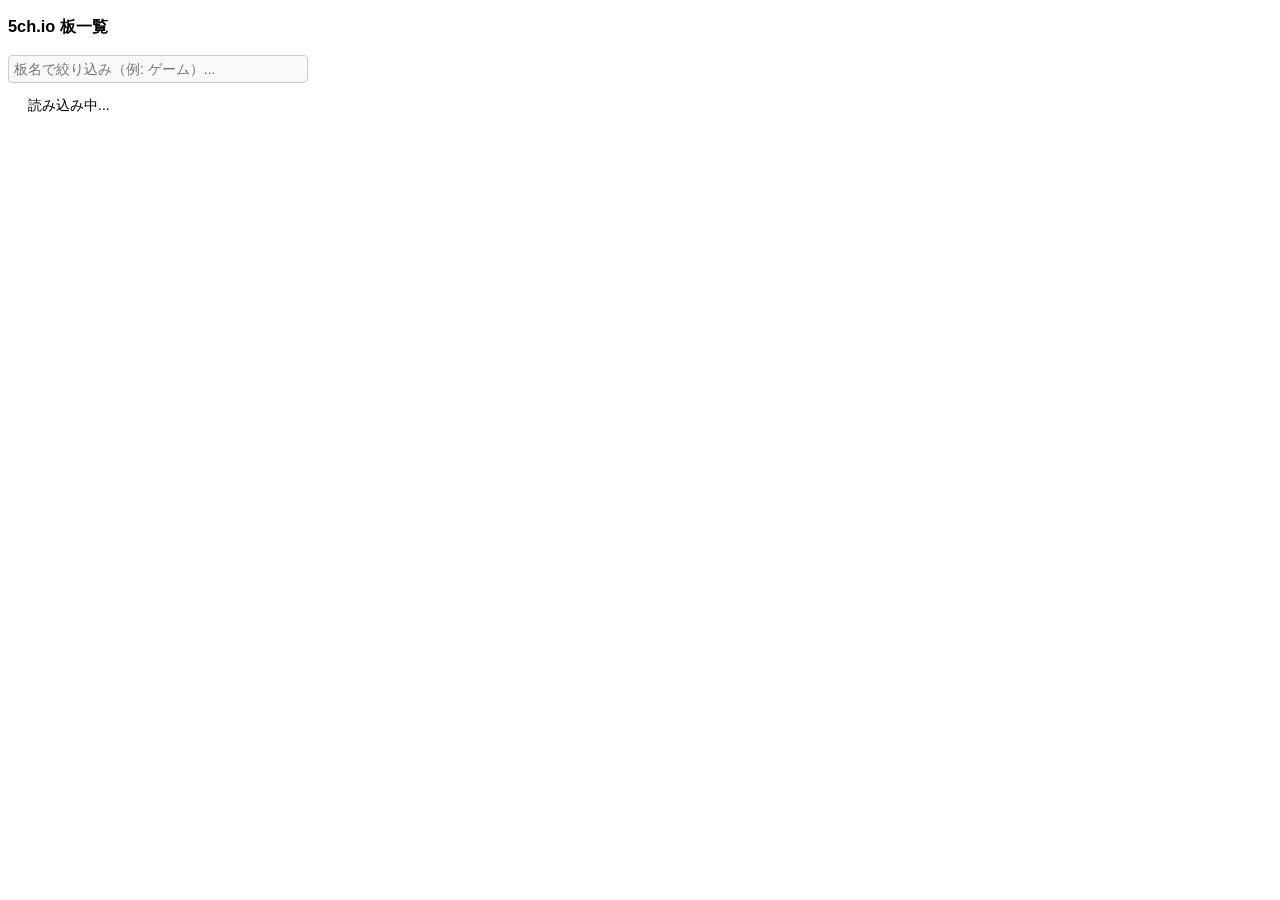
<file: 5ch.ioViewer/index.html>
<!DOCTYPE html>
<html lang="ja">
<head>
    <meta charset="UTF-8">
    <title>5ch.io Viewer</title>
    <style>
        body { width: 300px; font-family: sans-serif; font-size: 14px; }
        ul { padding-left: 20px; }
        #back-btn { margin-bottom: 10px; padding: 5px 10px; cursor: pointer; }
        
        /* 特設エリアデザイン */
        #fav-boards-section { background: #fff9e6; padding: 10px; margin-bottom: 10px; border-radius: 5px; border: 1px solid #ffe0b2; }
        #fav-boards-list { margin: 0; padding-left: 20px; }
        #fav-threads-section { background: #e0f2f1; padding: 10px; margin-bottom: 10px; border-radius: 5px; border: 1px solid #b2dfdb; }
        #fav-threads-list { margin: 0; padding-left: 20px; }
        #history-section { background: #f0f0f0; padding: 10px; margin-bottom: 10px; border-radius: 5px; border: 1px solid #e0e0e0; }
        #history-list { margin: 0; padding-left: 20px; }

        /* 検索とソートのデザイン */
        #board-search-container { margin-bottom: 10px; }
        /* ★【今日の一撃】横幅を 93% から 100% にして、box-sizing を指定することで、枠線がはみ出さないように綺麗にフィットさせます */
        #board-search-input { width: 100%; padding: 5px; font-size: 14px; background-color: #f9f9f9; border: 1px solid #ccc; border-radius: 4px; box-sizing: border-box; }

        #search-container { margin-bottom: 5px; }
        /* ★【今日の一撃】スレッド検索窓も同様に綺麗にフィットさせます */
        #search-input { width: 100%; padding: 5px; font-size: 14px; box-sizing: border-box; }
        
        #sort-container { margin-bottom: 10px; display: flex; gap: 5px; }
        .sort-btn { flex: 1; padding: 4px; font-size: 12px; cursor: pointer; }

        .list-item-container { display: flex; justify-content: space-between; align-items: center; margin-bottom: 4px; }
        .fav-btn { cursor: pointer; font-size: 16px; color: #ffa000; user-select: none; padding-left: 5px; }
    </style>
</head>
<body>
    <h3>5ch.io 板一覧</h3>
    
    <div id="fav-boards-section" style="display: none;">
        <strong>★ お気に入り板</strong>
        <ul id="fav-boards-list"></ul>
    </div>
    <div id="fav-threads-section" style="display: none;">
        <strong>★ お気に入りスレッド</strong>
        <ul id="fav-threads-list"></ul>
    </div>
    <div id="history-section" style="display: none;">
        <strong>最近見たスレッド</strong>
        <ul id="history-list"></ul>
    </div>

    <button id="back-btn" style="display: none;">← 板一覧に戻る</button>

    <div id="board-search-container">
        <input type="search" id="board-search-input" placeholder="板名で絞り込み（例: ゲーム）...">
    </div>

    <div id="search-container" style="display: none;">
        <input type="search" id="search-input" placeholder="スレッド名で絞り込み...">
    </div>

    <div id="sort-container" style="display: none;">
        <button id="sort-default-btn" class="sort-btn" disabled>標準順</button>
        <button id="sort-momentum-btn" class="sort-btn">勢い順 🔥</button>
    </div>

    <ul id="bbs-list">読み込み中...</ul>

    <script src="script.js"></script>
</body>
</html>
</file>
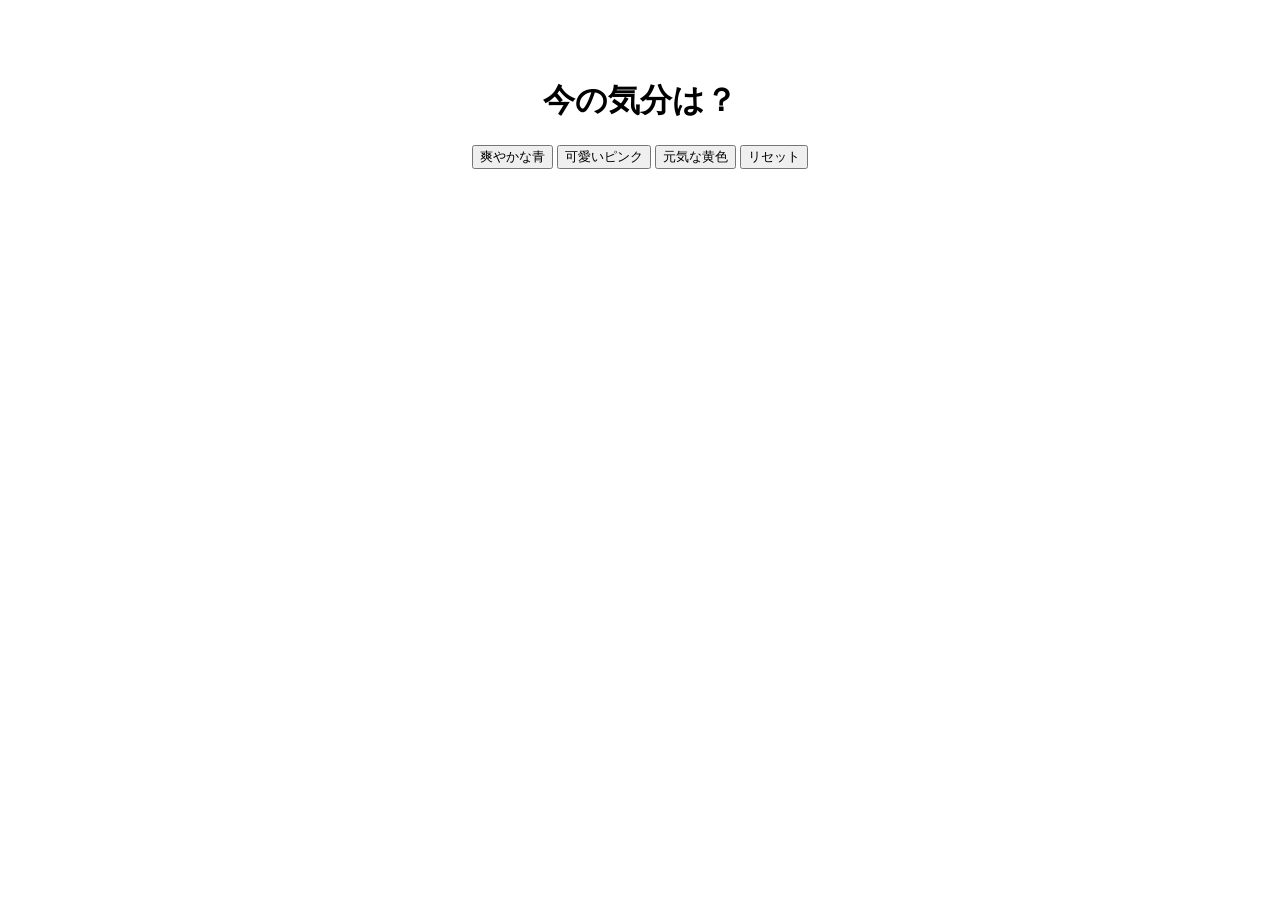
<file: BackgroundColorChanger/index.html>
<!DOCTYPE html>
<html lang="ja">
<head>
    <meta charset="UTF-8">
    <title>背景色チェンジャー</title>
    <style>
        /* 少しだけ見た目を整えます */
        body {
            transition: background-color 0.5s; /* 色がふわっと変わる魔法 */
            text-align: center;
            padding-top: 50px;
        }
    </style>
</head>
<body>
    <h1>今の気分は？</h1>
    <button onclick="changeColor('lightblue')">爽やかな青</button>
    <button onclick="changeColor('pink')">可愛いピンク</button>
    <button onclick="changeColor('#ffeb3b')">元気な黄色</button>
    <button onclick="changeColor('white')">リセット</button>

    <script src="script.js"></script>
</body>
</html>
</file>
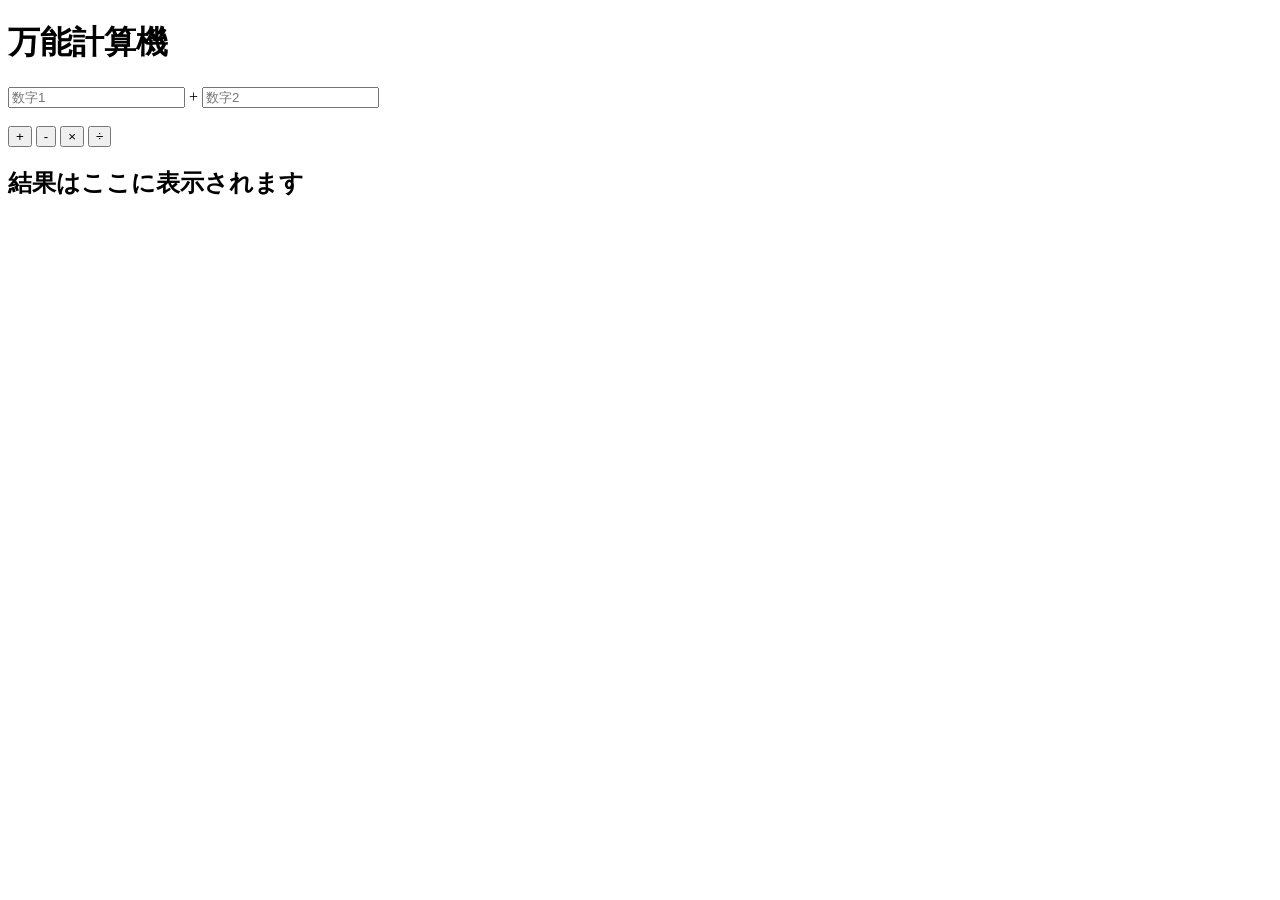
<file: calculator/index.html>
<!DOCTYPE html>
<html lang="ja">
<head>
    <meta charset="UTF-8">
    <title>JS四則演算機</title>
</head>
<body>
    <h1>万能計算機</h1>
    <input type="number" id="num1" placeholder="数字1"> +
    <input type="number" id="num2" placeholder="数字2">
    <br><br>
    <button onclick="calculate('add')">+</button>
    <button onclick="calculate('sub')">-</button>
    <button onclick="calculate('mul')">×</button>
    <button onclick="calculate('div')">÷</button>

    <h2 id="result">結果はここに表示されます</h2>

    <script src="script.js"></script>
</body>
</html>
</file>
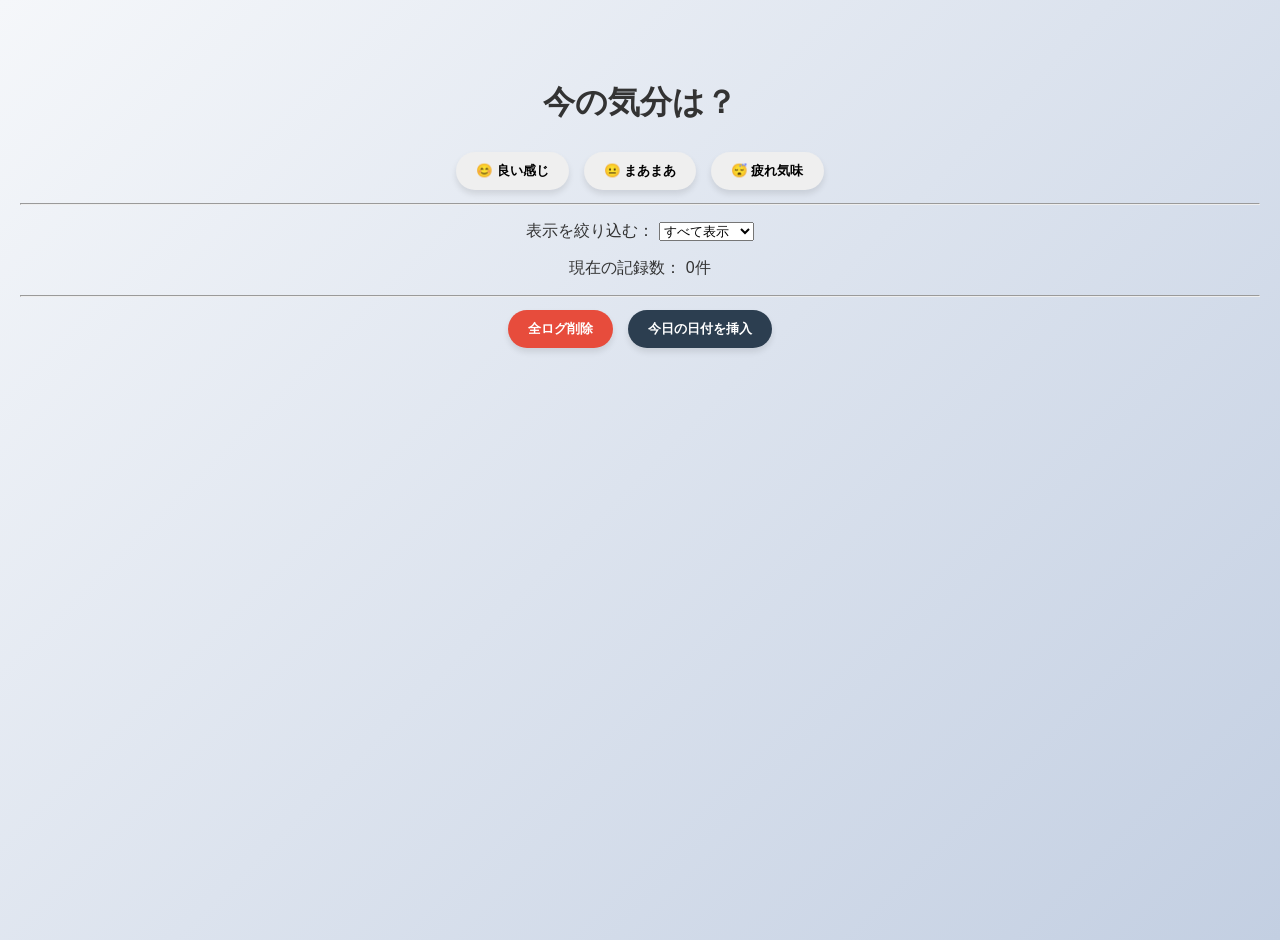
<file: QuickMoodLog/index.html>
<!DOCTYPE html>
<html lang="ja">
<head>
    <meta charset="UTF-8">
    <title>Quick Mood Log</title>
    <link rel="stylesheet" href="style.css">

    <p id="cheer-message" style="color: #e67e22; font-weight: bold; height: 1.5em;"></p>

    <style>
        body { font-family: sans-serif; text-align: center; padding: 20px;}
        #log-list {list-style: none; padding: 0;}
        li { background: #f0f0f0; margin: 5px; padding: 10px; border-radius: 5px; }
    </style>
</head>
<body>
    <h1>今の気分は？</h1>
    <button onclick="addLog('😊 良い感じ', '#27ae60')">😊 良い感じ</button>
    <button onclick="addLog('😐 まあまあ', '#f39c12')">😐 まあまあ</button>
    <button onclick="addLog('😴 疲れ気味', '#2980b9')">😴 疲れ気味</button>
    
    <!-- 2026/01/13[火] 気分で絞り込み機能 -->
    <hr>
    <p>表示を絞り込む：
        <select id="filter-mood" onchange="filterLogs()">
            <option value="all">すべて表示</option>
            <option value="😊 良い感じ">😊 良い感じ</option>
            <option value="😐 まあまあ">😐 まあまあ</option>
            <option value="😴 疲れ気味">😴 疲れ気味</option>
        </select>
    </p>
    </hr>

    <p>現在の記録数： <span id="log-count">0</span>件</p>

    <hr>
    <button onclick="clearLogs()" style="background-color: #e74c3c; color: white">全ログ削除</button>
    </hr>

    <button onclick="addDateStamp()" style="background-color: #2c3e50; color: white;">今日の日付を挿入</button>

    <ul id="log-list">
        </ul>
    
    <script src="script.js"></script>
</body>
</html>
</file>
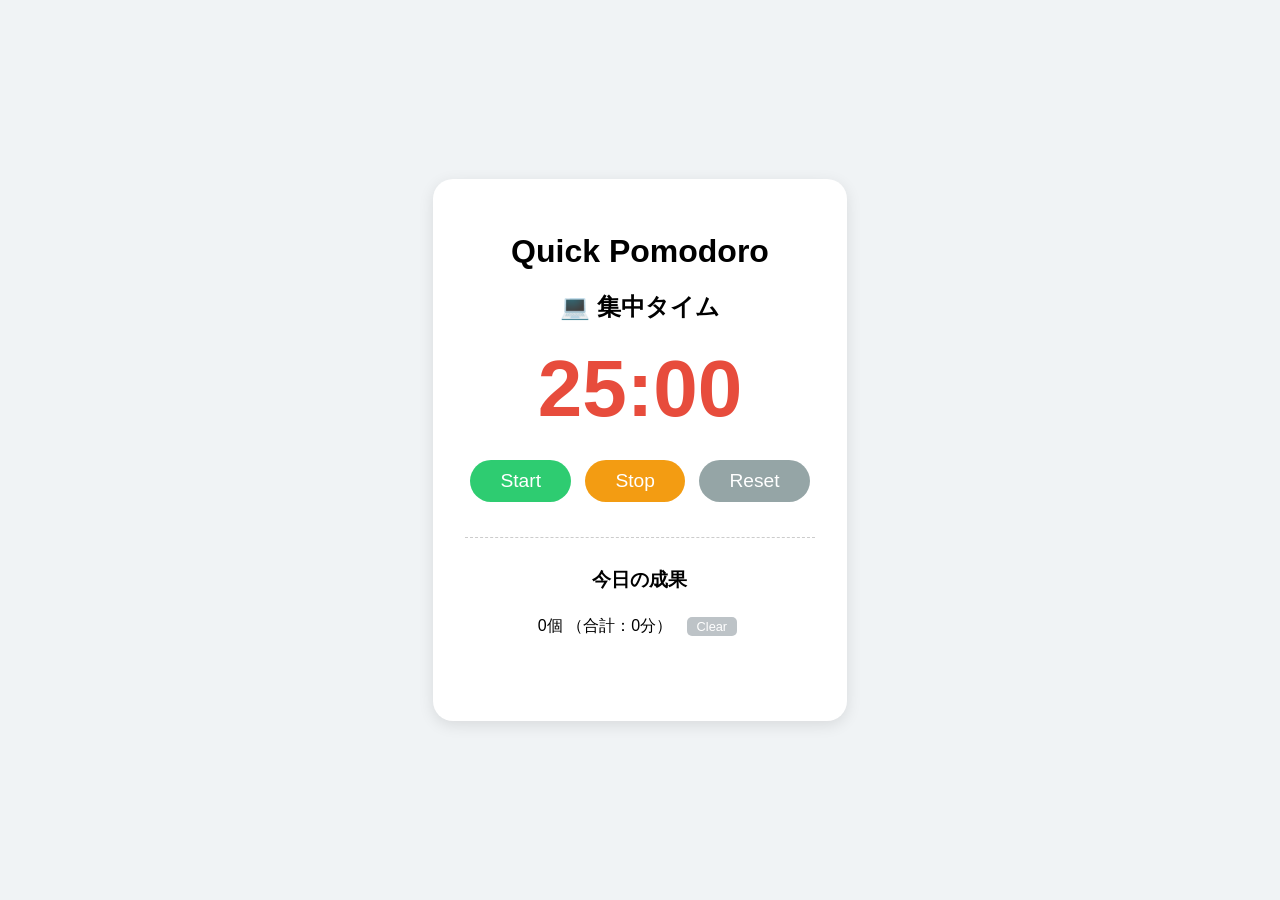
<file: QuickPomodoro/index.html>
<!DOCTYPE html>
<html lang="ja">
<head>
    <meta charset="UTF-8">
    <title>Quick Pomodoro</title>
    <link rel="stylesheet" href="style.css">
</head>
<body>
    <div class="container">
        <h1>Quick Pomodoro</h1>
        <h2 id="mode-status">💻 集中タイム</h2>
        <div id="timer-display">25:00</div>

        <div class="controls">
            <button id="start-btn" onclick="startTimer()">Start</button>
            <button id="stop-btn" onclick="stopTimer()">Stop</button>
            <button id="reset-btn" onclick="resetTimer()">Reset</button>
        </div>

        <div id="stamps-container">
            <h3>今日の成果</h3>
                <span id="stamp-count">0</span>個
                （合計：<span id="total-minutes">0</span>分）
                <button id="clear-stamps-btn" onclick="clearStamps()">Clear</button>
        </div>
        <div id="stamps-list"></div>
    </div>
    <script src="script.js"></script>
</body>
</html>
</file>
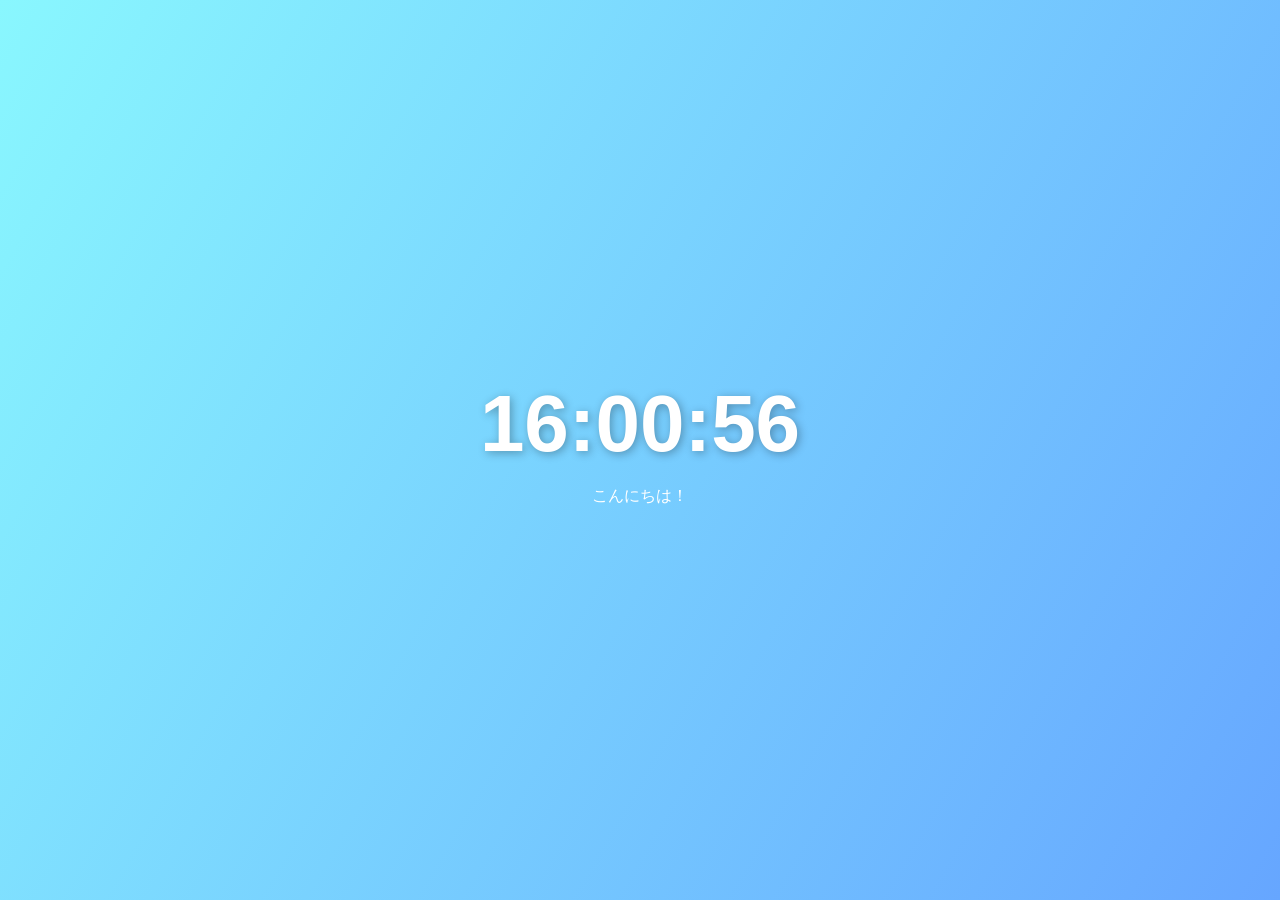
<file: SkyClock/index.html>
<!DOCTYPE html>
<html lang="ja">
<head>
    <meta charset="UTF-8">
    <title>Sky Clock</title>
    <style>
        body {
            display: flex;
            flex-direction: column;
            justify-content: center;
            align-items: center;
            height: 100vh; /* 画面の高さ一杯に表示 */
            margin: 0;
            color: white;
            font-family: 'Arial', sans-serif;
            transition: background 3s ease; /* background-colorからbackgroundに変更 */
            background-attachment: fixed;
        }
        #clock {
            font-size: 80px;
            font-weight: bold;
            text-shadow: 2px 2px 10px rgba(0,0,0,0.3);
        }
    </style>
</head>
<body>
    <div id="clock">00:00:00</div>
    <p id="message">読み込み中...</p>

    <script src="script.js"></script>
</body>
</html>
</file>
<file: QuickMoodLog/style.css>
/* 画面全体のデザイン設定 */
body {
    /* 目に優しい、夕暮れのような穏やかなグラデーション */
    background: linear-gradient(135deg, #f5f7fa 0%, #c3cfe2 100%);
    min-height: 100vh; /* 画面の一番下まで背景を広げる */
    margin: 0;
    padding: 20px;
    font-family: sans-serif;
    color: #333;
}

/* メインのコンテンツを白いカードのように見せる */
main, .container { /* index.htmlの構造に合わせて適宜調整してください */
    background: white;
    padding: 20px;
    border-radius: 15px;
    box-shadow: 0 10px 25px rgba(0,0,0,0.1);
    max-width: 500px;
    width: 100%;
}

/* リストの各行（li）の見た目を整える */
#log-list li {
    transition: all 0.3s ease;/* 変化をふわっとさせる魔法の1行 */
    cursor: pointer;
    margin-bottom: 5px;
    padding: 5px;
    border-radius: 5px;

    /* 2026/01/24[土] */
    border: 1px solid rgba(255, 255, 255, 0.3); /* 白い細い枠線 */
    margin-bottom: 8px;
    background: white; /* 背景は白のまま */
}

/* マウスを乗せた（hover）ときの変化 */
#log-list li:hover {
    background-color: #f0f0f0; /* 背景を少しグレーに */
    transform: translateX(10px); /* 右に10pxスッと動く */

    /* 2026/01/24[土] */
    box-shadow: 0 0 10px rgba(0,0,0,0.1),
                0 0 20px currentColor; /* currentColorは文字の色（気分の色）を自動で使う魔法の言葉 */
    transform: scale(1.02); /* ほんの少しだけ大きくする */
}

/* 2026/01/22[木] */
/* すべてのボタンに共通のデザイン */
button {
    padding: 10px 20px;
    margin: 5px;
    border: none;
    border-radius: 25px; /* 角を丸くして可愛く */
    font-weight: bold;
    cursor: pointer;
    transition: all 0.2s ease;
    box-shadow: 0 4px 6px rgba(0,0,0,0.1); /* 軽い影で浮いた感じに */
}

/* ボタンを押した（クリックした）瞬間の動き */
button:active {
    transform: translateY(2px); /* 2px沈む */
    box-shadow: 0 2px 3px rgba(0,0,0,0.1); /* 影を薄くして「押した感」を出す */
}

/* ボタンにマウスを乗せたとき */
button:hover {
    filter: brightness(1.1); /* ほんの少し明るくする */
}

/* 日付区切り線のデザイン */
.date-separator {
    background-color: transparent !important; /* 背景を透明に */
    border: none !important; /* 枠線を消す */
    color: #7f8c8d; /* 落ちついたグレー */
    font-size: 0.9em;
    padding: 20px 0 10px 0 !important;
    text-shadow: none !important; /* 光らせない */
    cursor: default !important;
    transform: none !important;
}

/* 日付スタンプには「昨日の光るエフェクト」を無効化する */
.date-separator:hover {
    box-shadow: none !important;
    transform: none !important;
}

/* 日付の下にちょっとした影のラインを入れる */
.date-separator strong {
    display: block;
    border-bottom: 2px solid #bdc3c7;
    padding-bottom: 5px;
    letter-spacing: 2px;
}
</file>
<file: QuickPomodoro/style.css>
body {
    background: #f0f3f5;
    font-family: sans-serif;
    display: flex;
    justify-content: center;
    align-items: center;
    height: 100vh;
    margin: 0;
}

.container {
    text-align: center;
    background: white;
    padding: 2rem;
    border-radius: 20px;
    box-shadow: 0 4px 15px rgba(0,0,0,0.1);
}

#timer-display {
    font-size: 5rem;
    font-weight: bold;
    margin: 20px 0;
    color: #e74c3c; /* 集中力を高める赤系 */
}

/* Stopボタン：注意を促すオレンジ */
#stop-btn {
    background-color: #f39c12;
}

/* Resetボタン：落ち着いたグレー */
#reset-btn {
    background-color: #95a5a6;
}

/* ボタン同士の隙間を少し空ける */
button {
    margin: 5px;
    padding: 10px 30px;
    font-size: 1.2rem;
    cursor: pointer;
    background-color: #2ecc71;
    color: white;
    border: none;
    border-radius: 25px;
}

/* 集中モード（赤系グラデーション） */
body.work-mode {
    background: linear-gradient(135deg, #ff9a9e 0%, #fecfef 100%);
}
body.work-mode #timer-display {
    color: #e74c3c; /* タイマーの文字も情熱の赤 */
}

/* 休憩モード（青系グラデーション） */
body.break-mode {
    background: linear-gradient(135deg, #a1c4fd 0%, #c2e9fb 100%);
}
body.break-mode #timer-display {
    color: #3498db; /* タイマーの文字は安らぎの青 */
}

/* 背景の変化をふわっとさせる（昨日の復習！） */
body {
    transition: background 0.5s ease;
}

#stamps-container {
    margin-top: 30px;
    border-top: 1px dashed #ccc;
    padding-top: 10px;
}

#stamps-list {
    font-size: 2rem;
    letter-spacing: 5px;
    min-height: 3rem; /* 最初から高さを確保しておくとレイアウトが崩れにくい */
}

#clear-stamps-btn {
    padding: 2px 10px;
    font-size: 0.8rem;
    background-color: #bdc3c7;/* 控えめなグレー */
    margin-left: 10px;
    border-radius: 5px;
}

#clear-stamps-btn:hover {
    background-color: #95a5a6;
}
</file>
